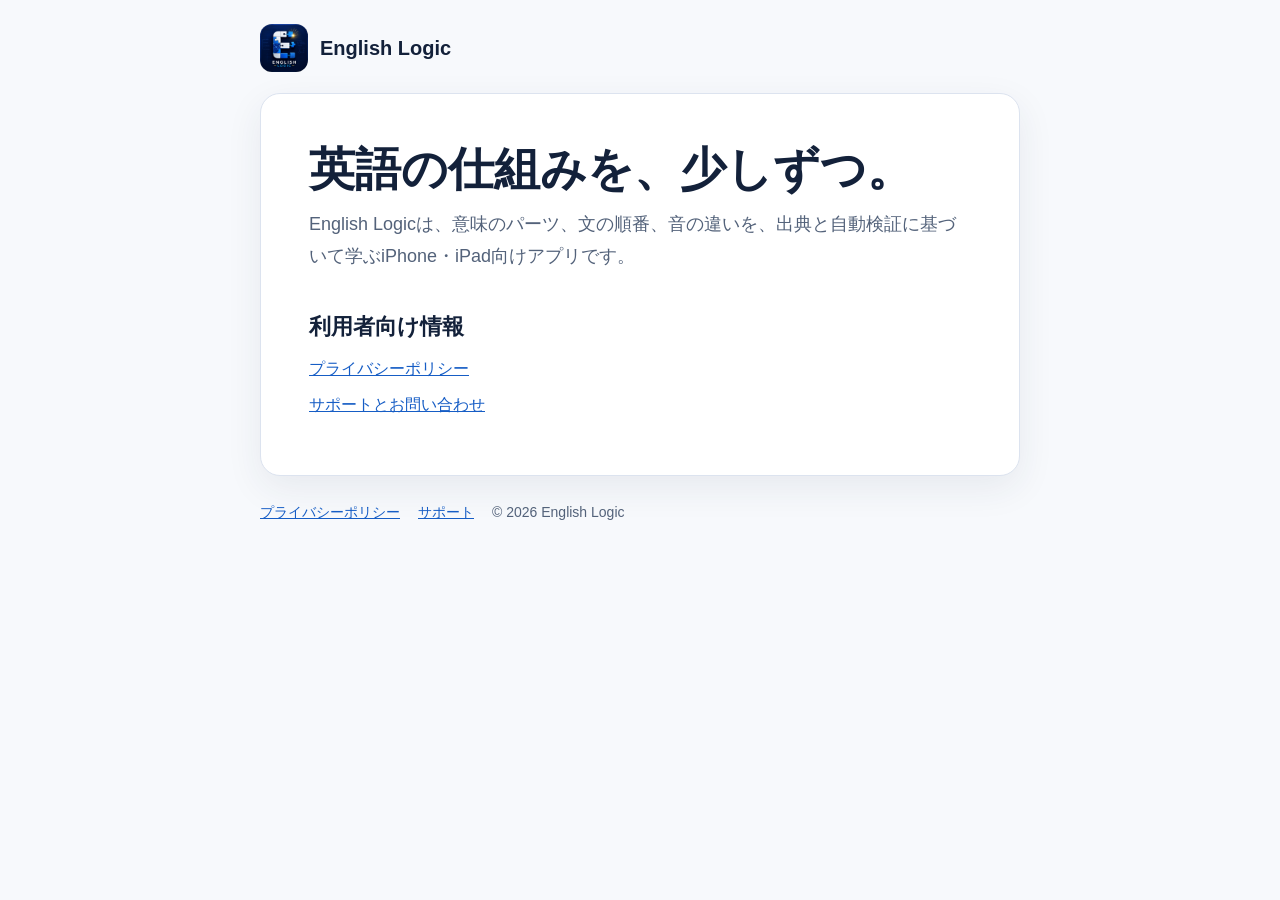
<file: index.html>
<!doctype html>
<html lang="ja">
<head>
  <meta charset="utf-8">
  <meta name="viewport" content="width=device-width, initial-scale=1">
  <meta name="description" content="English Logic公式情報">
  <title>公式情報 | English Logic</title>
  <link rel="canonical" href="https://amyloid2020.github.io/english-logic-support/">
  <link rel="stylesheet" href="../styles.css">
</head>
<body>
  <header><a class="brand" href="../"><img src="../app-icon.png" alt="" width="48" height="48"><span>English Logic</span></a></header>
  <main><h1>英語の仕組みを、少しずつ。</h1><p class="lead">English Logicは、意味のパーツ、文の順番、音の違いを、出典と自動検証に基づいて学ぶiPhone・iPad向けアプリです。</p><h2>利用者向け情報</h2><p><a href="https://amyloid2020.github.io/english-logic-support/privacy/">プライバシーポリシー</a></p><p><a href="https://amyloid2020.github.io/english-logic-support/support/">サポートとお問い合わせ</a></p></main>
  <footer><a href="../privacy/">プライバシーポリシー</a><a href="../support/">サポート</a><span>© 2026 English Logic</span></footer>
</body>
</html>
</file>
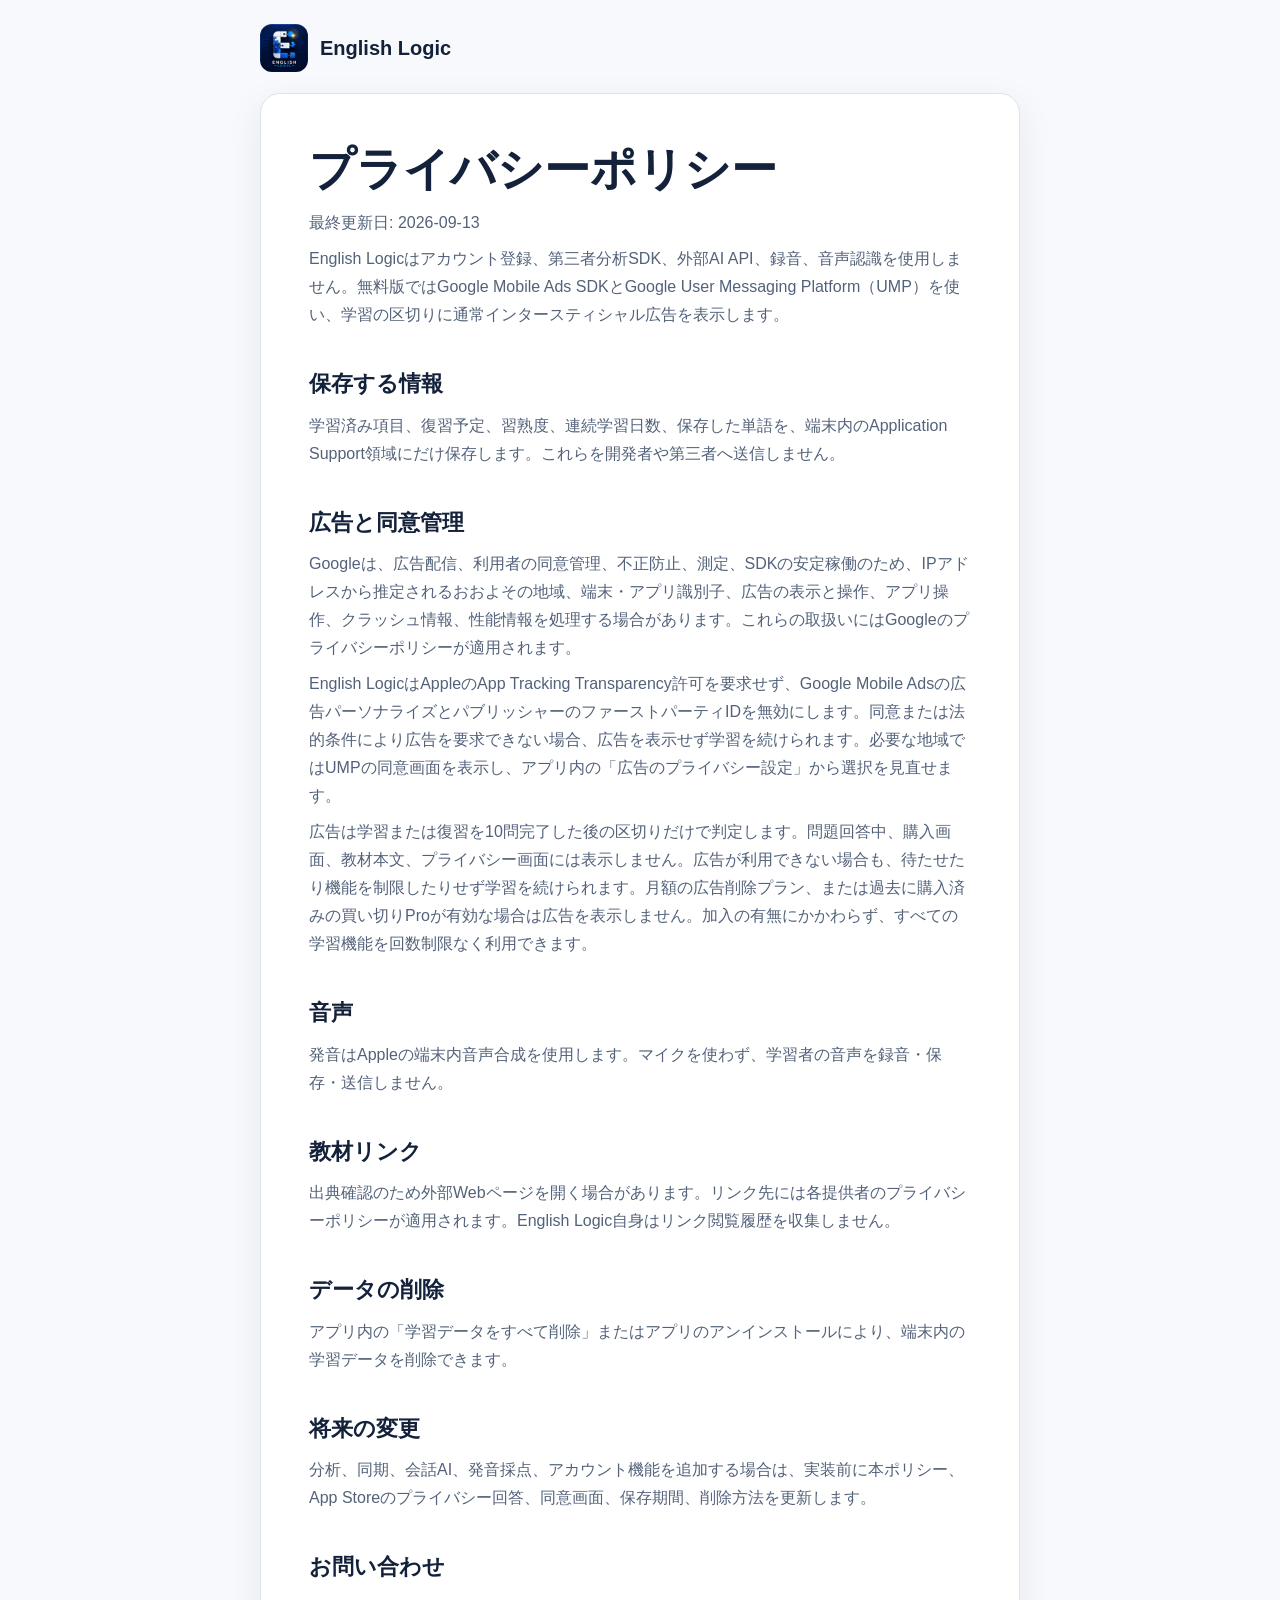
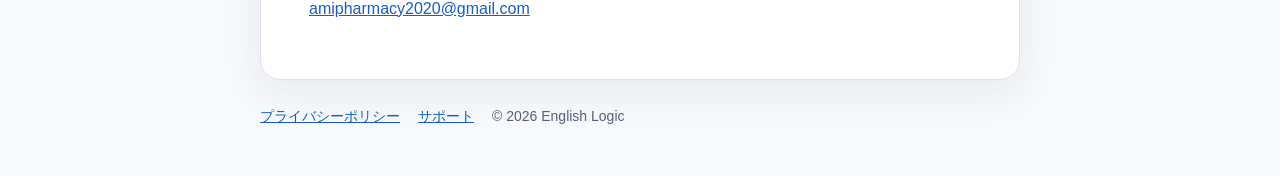
<file: privacy/index.html>
<!doctype html>
<html lang="ja">
<head>
  <meta charset="utf-8">
  <meta name="viewport" content="width=device-width, initial-scale=1">
  <meta name="description" content="English Logicのプライバシーポリシー">
  <title>プライバシーポリシー | English Logic</title>
  <link rel="canonical" href="https://amyloid2020.github.io/english-logic-support/privacy/">
  <link rel="stylesheet" href="../styles.css">
</head>
<body>
  <header><a class="brand" href="../"><img src="../app-icon.png" alt="" width="48" height="48"><span>English Logic</span></a></header>
  <main><h1>プライバシーポリシー</h1><p>最終更新日: 2026-09-13</p>
<p>English Logicはアカウント登録、第三者分析SDK、外部AI API、録音、音声認識を使用しません。無料版ではGoogle Mobile Ads SDKとGoogle User Messaging Platform（UMP）を使い、学習の区切りに通常インタースティシャル広告を表示します。</p>
<h2>保存する情報</h2>
<p>学習済み項目、復習予定、習熟度、連続学習日数、保存した単語を、端末内のApplication Support領域にだけ保存します。これらを開発者や第三者へ送信しません。</p>
<h2>広告と同意管理</h2>
<p>Googleは、広告配信、利用者の同意管理、不正防止、測定、SDKの安定稼働のため、IPアドレスから推定されるおおよその地域、端末・アプリ識別子、広告の表示と操作、アプリ操作、クラッシュ情報、性能情報を処理する場合があります。これらの取扱いにはGoogleのプライバシーポリシーが適用されます。</p>
<p>English LogicはAppleのApp Tracking Transparency許可を要求せず、Google Mobile Adsの広告パーソナライズとパブリッシャーのファーストパーティIDを無効にします。同意または法的条件により広告を要求できない場合、広告を表示せず学習を続けられます。必要な地域ではUMPの同意画面を表示し、アプリ内の「広告のプライバシー設定」から選択を見直せます。</p>
<p>広告は学習または復習を10問完了した後の区切りだけで判定します。問題回答中、購入画面、教材本文、プライバシー画面には表示しません。広告が利用できない場合も、待たせたり機能を制限したりせず学習を続けられます。月額の広告削除プラン、または過去に購入済みの買い切りProが有効な場合は広告を表示しません。加入の有無にかかわらず、すべての学習機能を回数制限なく利用できます。</p>
<h2>音声</h2>
<p>発音はAppleの端末内音声合成を使用します。マイクを使わず、学習者の音声を録音・保存・送信しません。</p>
<h2>教材リンク</h2>
<p>出典確認のため外部Webページを開く場合があります。リンク先には各提供者のプライバシーポリシーが適用されます。English Logic自身はリンク閲覧履歴を収集しません。</p>
<h2>データの削除</h2>
<p>アプリ内の「学習データをすべて削除」またはアプリのアンインストールにより、端末内の学習データを削除できます。</p>
<h2>将来の変更</h2>
<p>分析、同期、会話AI、発音採点、アカウント機能を追加する場合は、実装前に本ポリシー、App Storeのプライバシー回答、同意画面、保存期間、削除方法を更新します。</p><h2>お問い合わせ</h2><p><a href="mailto:amipharmacy2020@gmail.com">amipharmacy2020@gmail.com</a></p></main>
  <footer><a href="../privacy/">プライバシーポリシー</a><a href="../support/">サポート</a><span>© 2026 English Logic</span></footer>
</body>
</html>
</file>
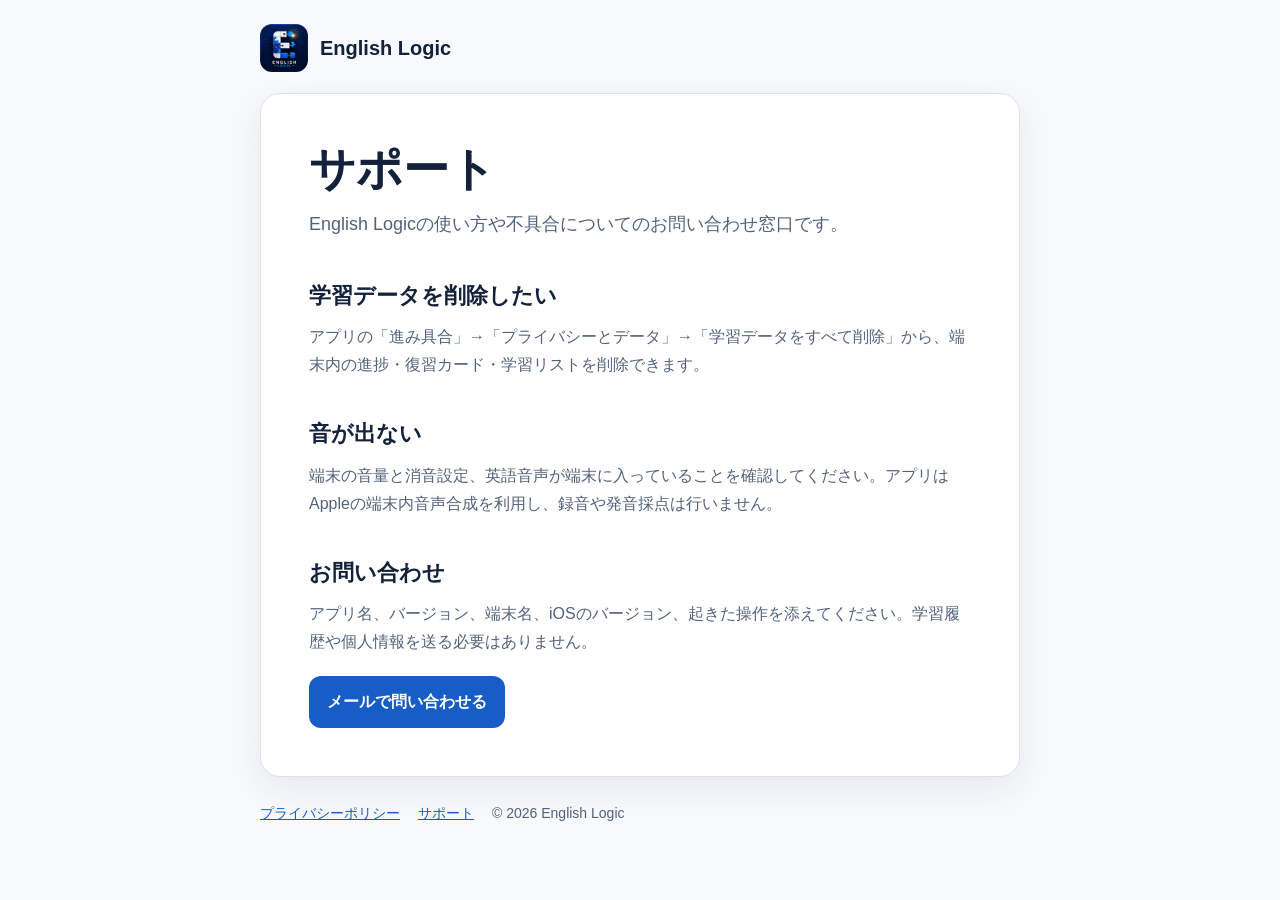
<file: support/index.html>
<!doctype html>
<html lang="ja">
<head>
  <meta charset="utf-8">
  <meta name="viewport" content="width=device-width, initial-scale=1">
  <meta name="description" content="English Logicのサポートとお問い合わせ">
  <title>サポート | English Logic</title>
  <link rel="canonical" href="https://amyloid2020.github.io/english-logic-support/support/">
  <link rel="stylesheet" href="../styles.css">
</head>
<body>
  <header><a class="brand" href="../"><img src="../app-icon.png" alt="" width="48" height="48"><span>English Logic</span></a></header>
  <main><h1>サポート</h1><p class="lead">English Logicの使い方や不具合についてのお問い合わせ窓口です。</p><h2>学習データを削除したい</h2><p>アプリの「進み具合」→「プライバシーとデータ」→「学習データをすべて削除」から、端末内の進捗・復習カード・学習リストを削除できます。</p><h2>音が出ない</h2><p>端末の音量と消音設定、英語音声が端末に入っていることを確認してください。アプリはAppleの端末内音声合成を利用し、録音や発音採点は行いません。</p><h2>お問い合わせ</h2><p>アプリ名、バージョン、端末名、iOSのバージョン、起きた操作を添えてください。学習履歴や個人情報を送る必要はありません。</p><a class="contact" href="mailto:amipharmacy2020@gmail.com">メールで問い合わせる</a></main>
  <footer><a href="../privacy/">プライバシーポリシー</a><a href="../support/">サポート</a><span>© 2026 English Logic</span></footer>
</body>
</html>
</file>
<file: styles.css>
:root{color-scheme:light dark;--bg:#f7f9fc;--card:#fff;--ink:#13213a;--muted:#53627a;--line:#dce3ef;--blue:#165dc5}*{box-sizing:border-box}body{margin:0;background:var(--bg);color:var(--ink);font:16px/1.75 -apple-system,BlinkMacSystemFont,'Hiragino Sans','Yu Gothic',sans-serif}header,footer,main{width:min(760px,calc(100% - 32px));margin:auto}header{padding:24px 0 12px}.brand{display:inline-flex;align-items:center;gap:12px;color:var(--ink);font-size:20px;font-weight:750;text-decoration:none}.brand img{border-radius:12px}main{background:var(--card);border:1px solid var(--line);border-radius:20px;padding:clamp(24px,5vw,48px);box-shadow:0 12px 36px #20304a14}h1{font-size:clamp(30px,6vw,46px);line-height:1.2;margin:0 0 12px}h2{font-size:22px;margin:36px 0 8px}p{margin:8px 0;color:var(--muted)}a{color:var(--blue)}.lead{font-size:18px}.contact{display:inline-flex;margin-top:12px;padding:12px 18px;border-radius:12px;background:var(--blue);color:white;font-weight:700;text-decoration:none}footer{display:flex;flex-wrap:wrap;gap:18px;padding:24px 0 48px;color:var(--muted);font-size:14px}@media(prefers-color-scheme:dark){:root{--bg:#07111f;--card:#101c2e;--ink:#f4f7ff;--muted:#bac6d9;--line:#2c3d57;--blue:#78aafc}}
</file>
